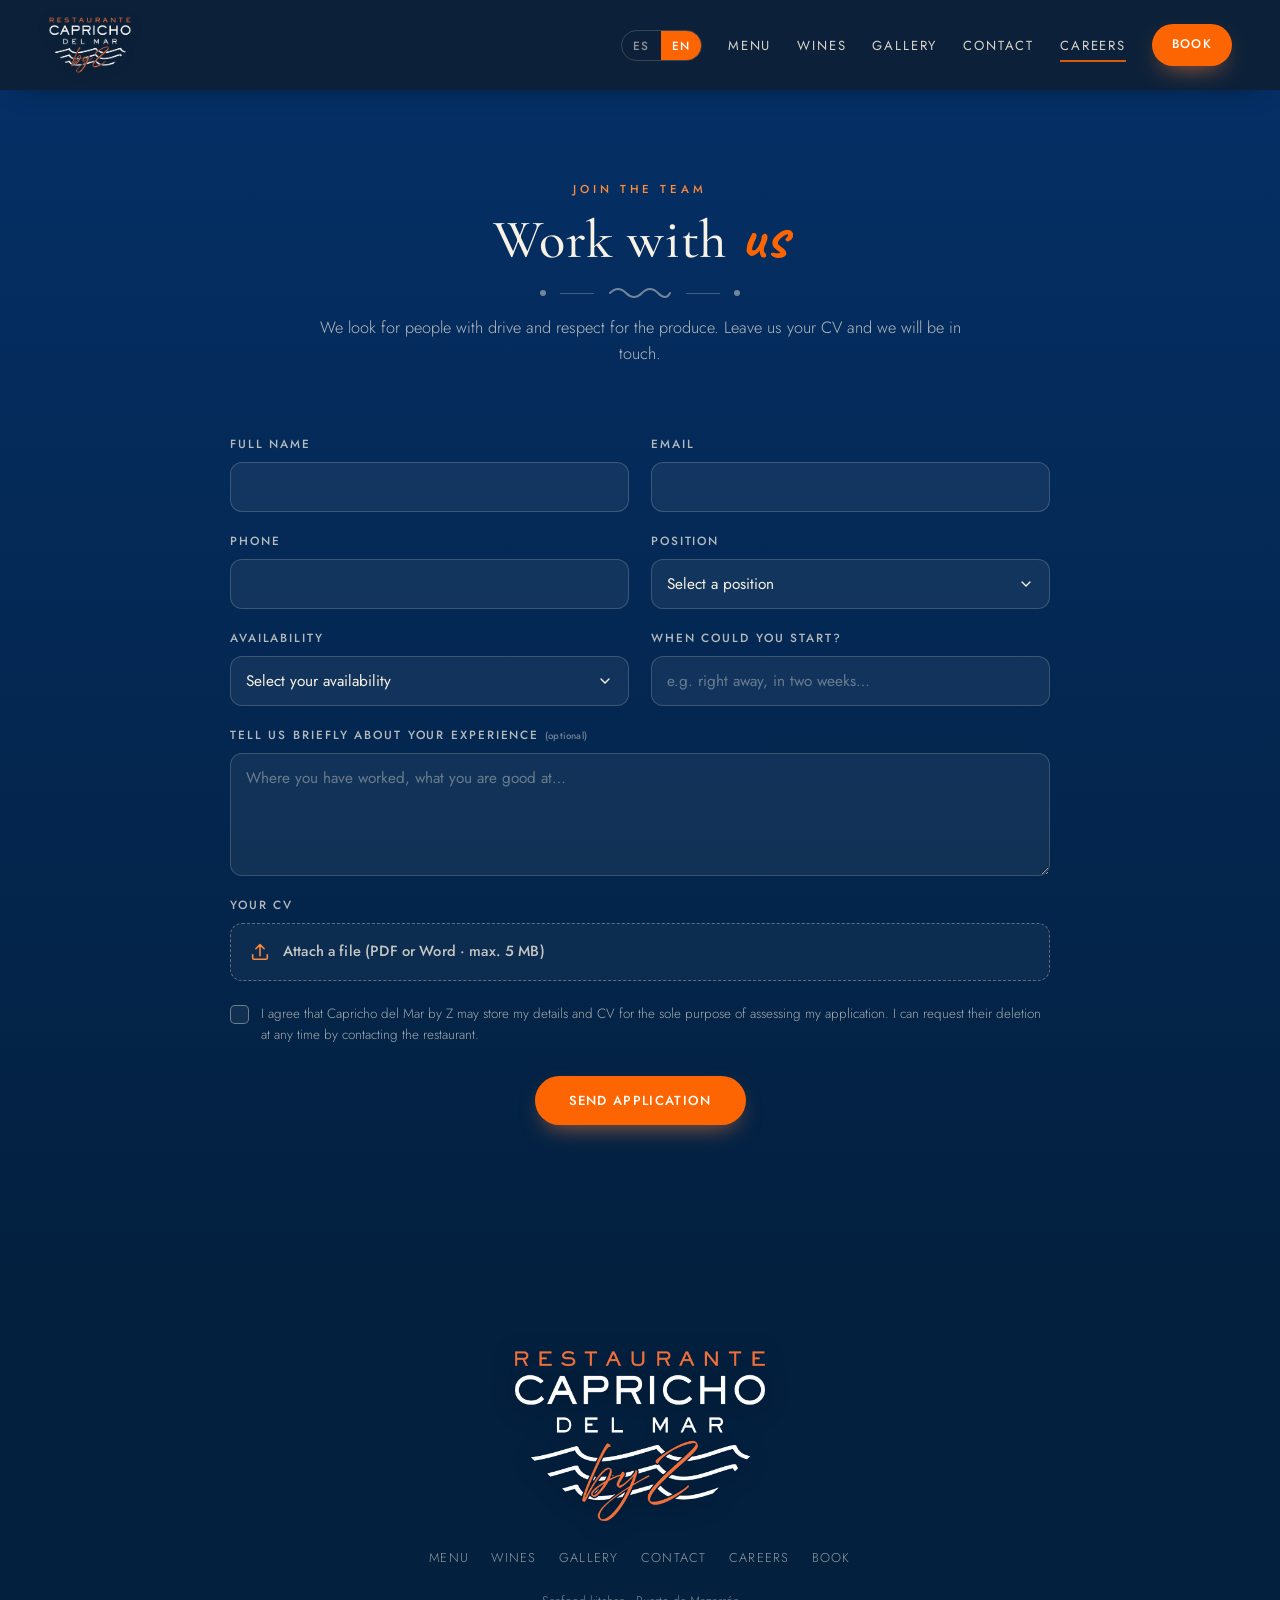
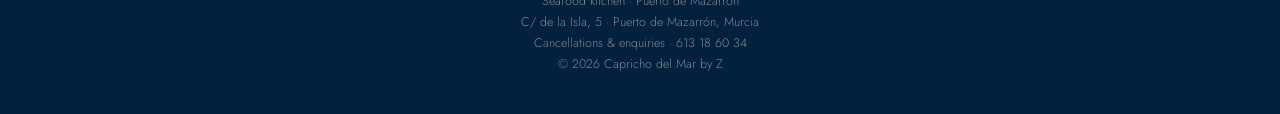
<file: empleo.html>
<!DOCTYPE html>
<html lang="es">
<head>
<meta charset="UTF-8">
<meta name="viewport" content="width=device-width, initial-scale=1.0">
<title>Trabaja con nosotros · Capricho del Mar by Z</title>
<meta name="description" content="Únete al equipo de Capricho del Mar by Z, Puerto de Mazarrón. Envíanos tu CV y valoraremos tu candidatura.">
<link rel="icon" href="assets/favicon.png?v=2" type="image/png">
<link rel="icon" href="favicon.ico?v=2" sizes="any">
<link rel="apple-touch-icon" href="assets/apple-touch-icon.png?v=2">
<meta name="theme-color" content="#053068">
<link rel="preconnect" href="https://fonts.googleapis.com">
<link rel="preconnect" href="https://fonts.gstatic.com" crossorigin>
<link href="https://fonts.googleapis.com/css2?family=Caveat:wght@600;700&family=Cormorant+Garamond:ital,wght@0,400;0,500;0,600;0,700&family=Jost:wght@300;400;500&display=swap" rel="stylesheet">
<link rel="stylesheet" href="assets/styles.css">
</head>
<body class="page-empleo">

<header class="site-header">
  <a href="index.html#inicio" class="brand-mini" aria-label="Capricho del Mar by Z — inicio">
    <img src="assets/logo-light.png" alt="Capricho del Mar by Z">
  </a>

  <nav class="nav" aria-label="Principal">
    <div class="lang-switch" role="group" aria-label="Idioma / Language">
      <button data-lang="es" aria-label="Español">ES</button>
      <button data-lang="en" aria-label="English">EN</button>
    </div>
    <div class="nav-links">
      <a href="index.html#carta" data-i18n="nav.carta">Carta</a>
      <a href="index.html#vinos" data-i18n="nav.vinos">Vinos</a>
      <a href="index.html#galeria" data-i18n="nav.galeria">Galería</a>
      <a href="index.html#contacto" data-i18n="nav.contacto">Contacto</a>
      <a href="#empleo" class="nav-empleo" data-i18n="nav.empleo">Trabaja con nosotros</a>
      <a href="reservas.html" class="btn-reserve" data-i18n="nav.reservar">Reservar</a>
    </div>
    <a href="reservas.html" class="btn-reserve header-cta-desktop" data-i18n="nav.reservar">Reservar
      <svg viewBox="0 0 24 24" fill="none" stroke="currentColor" stroke-width="2.2" stroke-linecap="round" stroke-linejoin="round"><path d="M5 12h14M13 6l6 6-6 6"/></svg>
    </a>
    <button class="nav-toggle" aria-label="Abrir menú">
      <svg viewBox="0 0 24 24" fill="none" stroke="currentColor" stroke-width="2" stroke-linecap="round"><path d="M4 7h16M4 12h16M4 17h16"/></svg>
    </button>
  </nav>
</header>
<div class="nav-scrim"></div>
<section class="section empleo" id="empleo">
  <div class="wrap">
    <div class="section-head">
      <span class="eyebrow" data-i18n="job.eyebrow">Únete al equipo</span>
      <h2><span data-i18n="job.title1">Trabaja con</span> <span class="script" data-i18n="job.title2">nosotros</span></h2>
      <div class="wave-rule"><span class="dot"></span><span class="ln"></span>
        <svg viewBox="0 0 64 12" fill="none" stroke="currentColor" stroke-width="2" stroke-linecap="round"><path d="M2 6 q8 -8 16 0 q8 8 16 0 q8 -8 16 0 q8 8 12 0"/></svg>
        <span class="ln"></span><span class="dot"></span></div>
      <p data-i18n="job.sub">Buscamos gente con ganas y respeto por el producto. Déjanos tu CV y te escribimos.</p>
    </div>

    <form class="job-form" id="job-form" novalidate>
      <div class="jf-grid">
        <div class="jf-field">
          <label for="jf-nombre" data-i18n="job.name">Nombre y apellidos</label>
          <input type="text" id="jf-nombre" name="nombre" autocomplete="name" required>
        </div>
        <div class="jf-field">
          <label for="jf-email" data-i18n="job.email">Email</label>
          <input type="email" id="jf-email" name="email" autocomplete="email" required>
        </div>
        <div class="jf-field">
          <label for="jf-tel" data-i18n="job.phone">Teléfono</label>
          <input type="tel" id="jf-tel" name="telefono" autocomplete="tel" required>
        </div>
        <div class="jf-field">
          <label for="jf-puesto" data-i18n="job.role">Puesto</label>
          <select id="jf-puesto" name="puesto" required>
            <option value="" data-i18n="job.role.ph">Selecciona un puesto</option>
            <option value="manager" data-i18n="job.role.manager">Manager</option>
            <option value="camarero" data-i18n="job.role.camarero">Camarero/a</option>
            <option value="cocina" data-i18n="job.role.cocina">Cocinero/a</option>
          </select>
        </div>
        <div class="jf-field">
          <label for="jf-disp" data-i18n="job.avail">Disponibilidad</label>
          <select id="jf-disp" name="disponibilidad" required>
            <option value="" data-i18n="job.avail.ph">Selecciona tu disponibilidad</option>
            <option value="completa" data-i18n="job.avail.full">Jornada completa</option>
            <option value="parcial" data-i18n="job.avail.part">Media jornada</option>
            <option value="finde" data-i18n="job.avail.week">Solo fines de semana</option>
            <option value="temporada" data-i18n="job.avail.season">Temporada de verano</option>
            <option value="flexible" data-i18n="job.avail.flex">Flexible</option>
          </select>
        </div>
        <div class="jf-field">
          <label for="jf-inicio" data-i18n="job.start">¿Cuándo podrías empezar?</label>
          <input type="text" id="jf-inicio" name="inicio" data-i18n-ph="job.start.ph" placeholder="Ej.: de inmediato, en 15 días…">
        </div>
      </div>

      <div class="jf-field jf-full">
        <label for="jf-msg"><span data-i18n="job.msg">Cuéntanos brevemente tu experiencia</span> <span class="jf-opt" data-i18n="job.optional">(opcional)</span></label>
        <textarea id="jf-msg" name="mensaje" rows="4" data-i18n-ph="job.msg.ph" placeholder="Dónde has trabajado, qué se te da bien…"></textarea>
      </div>

      <div class="jf-field jf-full">
        <label data-i18n="job.cv">Tu CV</label>
        <label class="jf-file" for="jf-cv">
          <svg viewBox="0 0 24 24" fill="none" stroke="currentColor" stroke-width="1.7" stroke-linecap="round" stroke-linejoin="round"><path d="M12 16V4m0 0L7.5 8.5M12 4l4.5 4.5"/><path d="M4 15v3.5A1.5 1.5 0 0 0 5.5 20h13a1.5 1.5 0 0 0 1.5-1.5V15"/></svg>
          <span class="jf-file-txt" data-i18n="job.cv.ph">Adjuntar archivo (PDF o Word · máx. 5 MB)</span>
        </label>
        <input type="file" id="jf-cv" name="cv" accept=".pdf,.doc,.docx,.jpg,.jpeg,.png,application/pdf" hidden>
      </div>

      <label class="jf-check">
        <input type="checkbox" id="jf-rgpd" required>
        <span data-i18n="job.rgpd">Acepto que Capricho del Mar by Z guarde mis datos y mi CV con el único fin de valorar mi candidatura. Puedo pedir su borrado en cualquier momento escribiendo al restaurante.</span>
      </label>

      <div class="jf-actions">
        <button type="submit" class="btn-reserve jf-submit" data-i18n="job.send">Enviar candidatura</button>
        <p class="jf-status" id="jf-status" role="status" aria-live="polite"></p>
      </div>
    </form>
  </div>
</section>

<footer class="site-footer">
  <img class="f-logo" src="assets/logo-light.png" alt="Capricho del Mar by Z">
  <div class="f-links">
    <a href="index.html#carta" data-i18n="nav.carta">Carta</a>
    <a href="index.html#vinos" data-i18n="nav.vinos">Vinos</a>
    <a href="index.html#galeria" data-i18n="nav.galeria">Galería</a>
    <a href="index.html#contacto" data-i18n="nav.contacto">Contacto</a>
    <a href="#empleo" data-i18n="nav.empleo">Trabaja con nosotros</a>
    <a href="reservas.html" data-i18n="nav.reservar">Reservar</a>
  </div>
  <div class="f-meta">
    <span data-i18n="footer.tag">Cocina de mar · Puerto de Mazarrón</span><br>
    C/ de la Isla, 5 · Puerto de Mazarrón, Murcia<br>
    <span data-i18n="footer.phone">Cancelaciones y consultas</span> · <a href="tel:+34613186034">613 18 60 34</a><br>
    © <span id="year"></span> Capricho del Mar by Z
  </div>
</footer>

<script src="assets/app.js"></script>
<script>document.getElementById("year").textContent=new Date().getFullYear();</script>
</body>
</html>
</file>
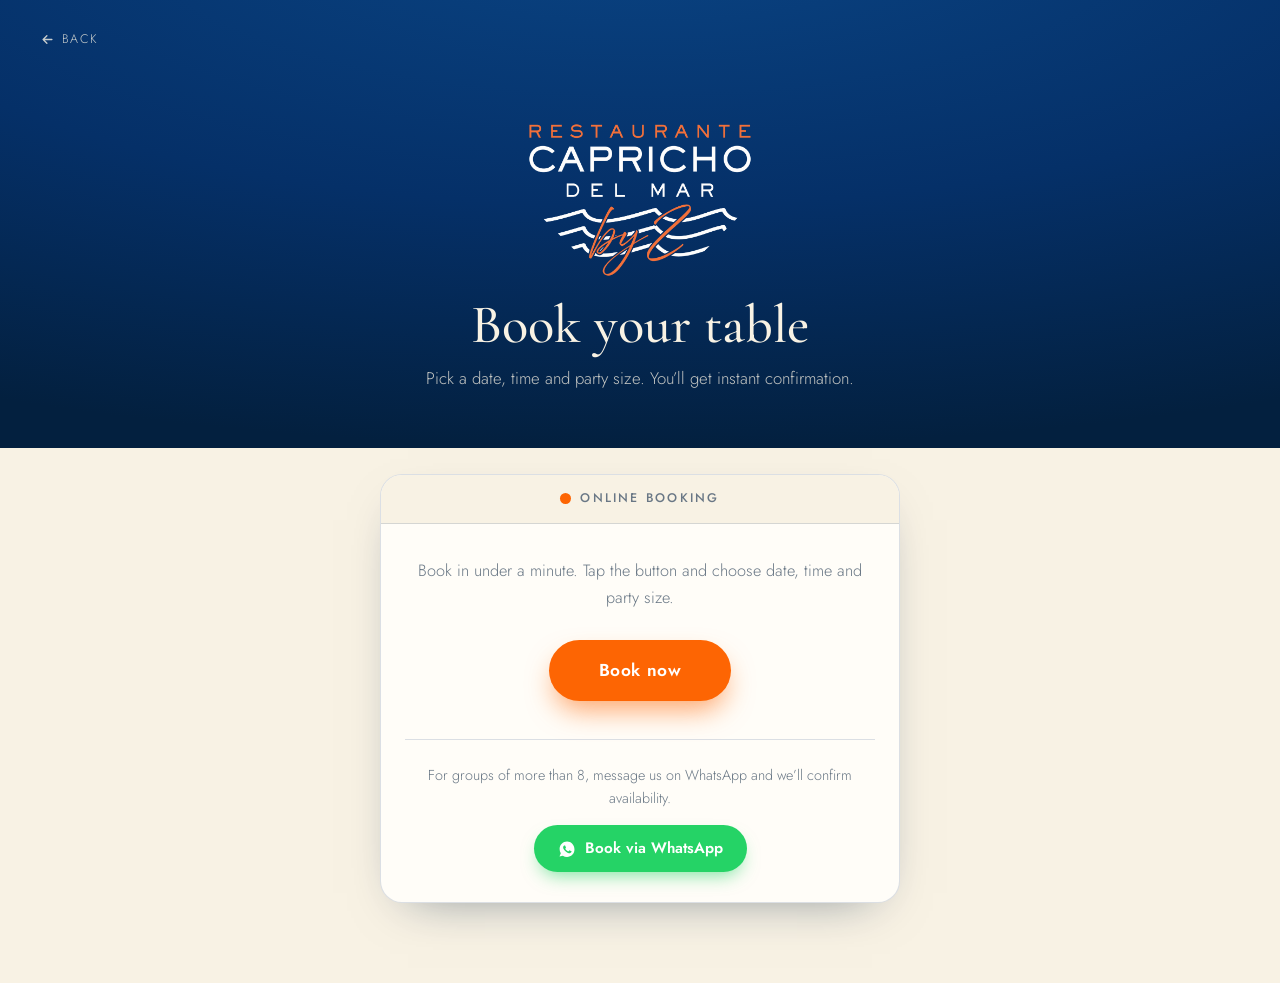
<file: reservas.html>
<!DOCTYPE html>
<html lang="es">
<head>
<meta charset="UTF-8">
<meta name="viewport" content="width=device-width, initial-scale=1.0">
<title>Reservas · Capricho del Mar by Z</title>
<meta name="description" content="Reserva tu mesa en Capricho del Mar by Z, Puerto de Mazarrón. Reserva online en menos de un minuto.">
<link rel="icon" href="assets/favicon.png?v=2" type="image/png">
<link rel="icon" href="favicon.ico?v=2" sizes="any">
<link rel="apple-touch-icon" href="assets/apple-touch-icon.png?v=2">
<meta name="theme-color" content="#053068">
<link rel="preconnect" href="https://fonts.googleapis.com">
<link rel="preconnect" href="https://fonts.gstatic.com" crossorigin>
<link href="https://fonts.googleapis.com/css2?family=Caveat:wght@600;700&family=Cormorant+Garamond:ital,wght@0,400;0,500;0,600;0,700&family=Jost:wght@300;400;500&display=swap" rel="stylesheet">
<link rel="stylesheet" href="assets/styles.css">
</head>
<body>
<div class="res-page">

  <header class="res-hero">
    <a href="index.html" class="back">
      <svg viewBox="0 0 24 24" fill="none" stroke="currentColor" stroke-width="2.2" stroke-linecap="round" stroke-linejoin="round"><path d="M19 12H5M11 18l-6-6 6-6"/></svg>
      <span data-i18n="res.back">Volver</span>
    </a>

    <img class="rl" src="assets/logo-light.png" alt="Capricho del Mar by Z">
    <h1 data-i18n="res.title">Reserva tu mesa</h1>
    <p data-i18n="res.sub">Elige día, hora y comensales. Recibirás tu confirmación al instante.</p>
  </header>

  <main class="res-cta">
    <div class="res-cta-card">
      <div class="rw-bar"><span class="d"></span><span data-i18n="res.widgetbar">Reserva online</span></div>
      <p class="res-cta-text" data-i18n="res.ctatext">Reserva en menos de un minuto. Pulsa el botón y elige día, hora y comensales.</p>
      <a id="revo-open" class="res-cta-btn"
         data-base="https://revoflow.works/widget/booking/index?widget_token=kkyu76bGc3IAKYAqAJrn0cADlG68R0NBH0x1WvWuJiZcar9dAg5Ez9VxDbhtMArGzxVbNYJ3UBCXsB05"
         href="https://revoflow.works/widget/booking/index?widget_token=kkyu76bGc3IAKYAqAJrn0cADlG68R0NBH0x1WvWuJiZcar9dAg5Ez9VxDbhtMArGzxVbNYJ3UBCXsB05&lang=es"
         target="_blank" rel="noopener" data-i18n="res.ctabtn">Reservar ahora</a>
      <div class="res-cta-groups">
        <p data-i18n="res.groups">Para grupos de más de 8 personas, escríbenos por WhatsApp y te confirmamos la disponibilidad.</p>
        <a id="wa-groups" class="wa-btn" href="https://wa.me/message/JJBHNYTVDIKPC1" target="_blank" rel="noopener">
          <svg viewBox="0 0 24 24" width="18" height="18" fill="currentColor" aria-hidden="true"><path d="M12.04 2C6.58 2 2.13 6.45 2.13 11.91c0 2.1.55 4.06 1.6 5.82L2 22l4.41-1.15a9.9 9.9 0 0 0 5.63 1.74h.01c5.46 0 9.91-4.45 9.91-9.91C21.96 6.45 17.5 2 12.04 2zm5.8 14.16c-.24.68-1.42 1.32-1.95 1.36-.5.04-.97.22-3.28-.68-2.77-1.09-4.5-3.96-4.64-4.14-.13-.18-1.1-1.46-1.1-2.79 0-1.33.7-1.98.94-2.25.25-.27.54-.34.72-.34.18 0 .36.01.52.01.17.01.39-.06.61.47.24.56.81 1.94.88 2.08.07.14.12.3.02.48-.09.18-.14.3-.27.46-.14.16-.29.36-.41.48-.14.14-.28.29-.12.56.16.27.71 1.17 1.53 1.9 1.05.94 1.94 1.23 2.21 1.37.27.14.43.12.59-.07.16-.18.68-.79.86-1.06.18-.27.36-.23.61-.14.25.09 1.6.75 1.87.89.27.14.45.2.52.32.07.11.07.66-.17 1.34z"/></svg>
          <span data-i18n="res.wabtn">Reservar por WhatsApp</span>
        </a>
      </div>
    </div>
  </main>

</div>

<script src="assets/app.js"></script>
</body>
</html>
</file>
<file: assets/styles.css>
/* =========================================================
   Capricho del Mar by Z — hoja de estilos
   Identidad: azul marino #15314f · coral #e0763a · crema #f8f2e4
   Tipos: Cormorant Garamond (display) · Caveat (script) · Jost (texto)
   ========================================================= */

:root{
  --navy:#053068;
  --navy-deep:#03203f;
  --navy-soft:#0a4585;
  --coral:#FD6503;
  --coral-soft:#ff8a3a;
  --coral-deep:#d65402;
  --cream:#f8f2e4;
  --paper:#fffdf8;
  --ink:#1a2733;
  --muted:#697785;
  --line:rgba(5,48,104,.14);
  --line-on-navy:rgba(248,242,228,.18);
  --shadow:0 18px 50px -28px rgba(3,32,63,.55);
  --maxw:1120px;
  --ease:cubic-bezier(.22,.61,.36,1);
}

*{box-sizing:border-box;margin:0;padding:0}
html{scroll-behavior:smooth;-webkit-text-size-adjust:100%}
@media (prefers-reduced-motion:reduce){html{scroll-behavior:auto}}

body{
  font-family:'Jost',system-ui,sans-serif;
  color:var(--ink);
  background:var(--cream);
  font-weight:300;
  line-height:1.6;
  -webkit-font-smoothing:antialiased;
  overflow-x:hidden;
}

img{max-width:100%;display:block}
a{color:inherit;text-decoration:none}

.wrap{width:100%;max-width:var(--maxw);margin:0 auto;padding:0 24px}

/* ---------- Tipografía utilitaria ---------- */
.script{font-family:'Caveat',cursive;font-weight:700}
.serif{font-family:'Cormorant Garamond',serif}
.eyebrow{
  font-family:'Jost',sans-serif;
  text-transform:uppercase;
  letter-spacing:.34em;
  font-size:.72rem;
  font-weight:500;
  color:var(--coral);
}

/* =========================================================
   HEADER / NAV
   ========================================================= */
.site-header{
  position:fixed;inset:0 0 auto 0;z-index:60;
  display:flex;align-items:center;justify-content:space-between;
  gap:18px;
  padding:16px clamp(18px,4vw,48px);
  background:rgba(13,33,56,.0);
  transition:background .4s var(--ease), padding .4s var(--ease), box-shadow .4s var(--ease);
}
.site-header.scrolled{
  background:rgba(13,33,56,.96);
  padding-top:11px;padding-bottom:11px;
  box-shadow:0 10px 30px -20px rgba(0,0,0,.6);
}
.brand-mini{display:flex;align-items:center;gap:11px;color:var(--cream)}
.brand-mini img{height:58px;width:auto;filter:drop-shadow(0 2px 6px rgba(0,0,0,.3))}
.brand-mini .bm-text{line-height:1}
.brand-mini .bm-name{font-family:'Cormorant Garamond',serif;font-size:1.18rem;font-weight:600;letter-spacing:.04em}
.brand-mini .bm-z{font-family:'Caveat',cursive;font-size:1.15rem;color:var(--coral-soft);margin-left:3px}

.nav{display:flex;align-items:center;gap:26px}
.nav-links{display:flex;align-items:center;gap:26px}
.nav-links a{
  color:var(--cream);
  font-size:.82rem;
  letter-spacing:.14em;
  text-transform:uppercase;
  font-weight:400;
  position:relative;
  padding:6px 0;
  opacity:.86;
  transition:opacity .25s;
}
.nav-links a::after{
  content:"";position:absolute;left:0;bottom:0;height:1.5px;width:0;
  background:var(--coral);transition:width .3s var(--ease);
}
.nav-links a:hover{opacity:1}
.nav-links a:hover::after,.nav-links a.active::after{width:100%}

.lang-switch{display:flex;align-items:center;border:1px solid var(--line-on-navy);border-radius:999px;overflow:hidden}
.lang-switch button{
  background:transparent;border:0;cursor:pointer;
  color:var(--cream);opacity:.55;
  font-family:'Jost',sans-serif;font-size:.74rem;font-weight:500;letter-spacing:.1em;
  padding:6px 11px;transition:.25s;
}
.lang-switch button.on{background:var(--coral);opacity:1;color:#fff}

.btn-reserve{
  display:inline-flex;align-items:center;gap:8px;
  background:var(--coral);color:#fff;
  font-weight:500;letter-spacing:.1em;text-transform:uppercase;font-size:.78rem;
  padding:11px 20px;border-radius:999px;
  box-shadow:0 10px 24px -10px rgba(224,118,58,.8);
  transition:transform .25s var(--ease), background .25s, box-shadow .25s;
}
.btn-reserve:hover{background:var(--coral-deep);transform:translateY(-2px);box-shadow:0 16px 30px -12px rgba(224,118,58,.9)}
.btn-reserve svg{width:15px;height:15px}

/* Botón hamburguesa móvil */
.nav-toggle{display:none;background:none;border:0;cursor:pointer;width:34px;height:34px;color:var(--cream)}
.nav-toggle svg{width:28px;height:28px}

/* =========================================================
   HERO
   ========================================================= */
.hero{
  position:relative;min-height:100svh;
  display:flex;flex-direction:column;align-items:center;justify-content:center;
  text-align:center;color:var(--cream);
  padding:120px 24px 140px;
  background:
    radial-gradient(120% 90% at 50% -10%, var(--navy-soft) 0%, var(--navy) 42%, var(--navy-deep) 100%);
  overflow:hidden;
}
.hero::before{ /* textura de olas sutil */
  content:"";position:absolute;inset:0;opacity:.5;pointer-events:none;
  background-image:
    repeating-linear-gradient(115deg, transparent 0 38px, rgba(255,255,255,.018) 38px 39px);
}
.hero-logo{width:clamp(280px,46vw,460px);height:auto;margin-bottom:26px;
  filter:drop-shadow(0 8px 22px rgba(0,0,0,.4));animation:floatIn 1.1s var(--ease) both}
.hero h1{
  font-family:'Cormorant Garamond',serif;font-weight:500;
  font-size:clamp(2.9rem,8vw,5.6rem);line-height:.98;letter-spacing:.01em;
  animation:floatIn 1.1s .08s var(--ease) both;
}
.hero h1 .z{font-family:'Caveat',cursive;color:var(--coral-soft);font-weight:700;display:inline-block;margin-left:.12em}
.hero-tag{
  margin-top:18px;font-size:clamp(1rem,2.4vw,1.25rem);font-weight:300;letter-spacing:.02em;
  color:rgba(248,242,228,.82);max-width:30ch;animation:floatIn 1.1s .16s var(--ease) both;
}
.hero-meta{
  margin-top:30px;display:flex;gap:18px;flex-wrap:wrap;justify-content:center;align-items:center;
  font-size:.78rem;letter-spacing:.22em;text-transform:uppercase;color:rgba(248,242,228,.62);
  animation:floatIn 1.1s .24s var(--ease) both;
}
.hero-meta .dot{width:5px;height:5px;border-radius:50%;background:var(--coral)}
.hero-meta a{
  color:inherit;text-decoration:none;position:relative;padding-bottom:4px;
  transition:color .25s var(--ease);
}
.hero-meta a::after{
  content:"";position:absolute;left:0;right:0;bottom:0;height:1px;
  background:var(--coral-soft);transform:scaleX(0);transform-origin:left;
  transition:transform .3s var(--ease);
}
.hero-meta a:hover,.hero-meta a:focus-visible{color:var(--cream)}
.hero-meta a:hover::after,.hero-meta a:focus-visible::after{transform:scaleX(1)}
@media (hover:none){ .hero-meta a::after{transform:scaleX(1);opacity:.45} }
.hero-cta{margin-top:40px;animation:floatIn 1.1s .32s var(--ease) both}
.hero-cta .btn-reserve{font-size:.84rem;padding:15px 30px}

@keyframes floatIn{from{opacity:0;transform:translateY(22px)}to{opacity:1;transform:none}}

/* Ola decorativa inferior del hero */
.hero-wave{position:absolute;left:0;right:0;bottom:-1px;width:100%;line-height:0;color:var(--cream)}
.hero-wave svg{width:100%;height:auto;display:block}

.scroll-hint{
  margin-top:36px;
  display:inline-flex;flex-direction:column;align-items:center;gap:8px;
  font-size:.66rem;letter-spacing:.3em;text-transform:uppercase;color:rgba(248,242,228,.5);
  animation:floatIn 1.1s .5s var(--ease) both;
}
.scroll-hint .line{width:1px;height:30px;background:linear-gradient(var(--coral-soft),transparent);animation:pulse 2.4s ease-in-out infinite}
@keyframes pulse{0%,100%{opacity:.3;transform:scaleY(.7)}50%{opacity:1;transform:scaleY(1)}}

/* =========================================================
   SECCIONES GENÉRICAS
   ========================================================= */
.section{padding:clamp(72px,11vw,128px) 0;position:relative}
.section.alt{background:var(--paper)}
.section-head{text-align:center;max-width:660px;margin:0 auto clamp(44px,6vw,68px)}
.section-head .eyebrow{display:block;margin-bottom:14px}
.section-head h2{
  font-family:'Cormorant Garamond',serif;font-weight:500;color:var(--navy);
  font-size:clamp(2.2rem,5.4vw,3.4rem);line-height:1.04;letter-spacing:.01em;
}
.section-head h2 .script{font-family:'Caveat',cursive;color:var(--coral);font-weight:700;font-size:1.18em;line-height:.7}
.section-head p{margin-top:16px;color:var(--muted);font-size:1.02rem}

/* Separador de ola */
.wave-rule{display:flex;align-items:center;justify-content:center;gap:14px;margin:18px auto 0;color:var(--coral);max-width:200px}
.wave-rule svg{width:64px;height:auto}
.wave-rule .dot{width:6px;height:6px;border-radius:50%;background:currentColor;flex:none}
.wave-rule .ln{height:1px;flex:1;background:linear-gradient(90deg,transparent,var(--line),transparent)}

/* =========================================================
   CARTA / VINOS  (menú)
   ========================================================= */
.menu-grid{display:grid;grid-template-columns:repeat(2,1fr);gap:clamp(34px,5vw,64px)}
.menu-col{display:flex;flex-direction:column;gap:clamp(34px,4vw,50px)}

.menu-block{}
.menu-block-title{
  display:flex;align-items:baseline;gap:12px;margin-bottom:20px;
}
.menu-block-title .mt{
  font-family:'Caveat',cursive;font-weight:700;color:var(--coral);
  font-size:2rem;line-height:.9;
}
.menu-block-title .ml{flex:1;height:1px;background:var(--line);transform:translateY(-4px)}
.menu-block-note{
  font-size:.82rem;color:var(--muted);font-style:italic;margin:-10px 0 16px;letter-spacing:.01em;
}

.dish{display:flex;align-items:baseline;gap:10px;padding:9px 0;border-bottom:1px dotted rgba(5,48,104,.16)}
.dish:last-child{border-bottom:0}
.dish-main{flex:1;min-width:0}
.dish-name{font-family:'Cormorant Garamond',serif;font-size:1.24rem;font-weight:600;color:var(--navy);letter-spacing:.01em;line-height:1.2}
.dish-desc{font-size:.84rem;color:var(--muted);margin-top:2px;line-height:1.4}
.dish-lead{flex:1;border-bottom:1px dotted transparent} /* (no usado, reservado) */
.dish-price{
  font-family:'Jost',sans-serif;font-weight:500;color:var(--ink);font-size:1.02rem;
  white-space:nowrap;flex:none;text-align:right;
}
.dish-price .sm{font-size:.72rem;letter-spacing:.16em;color:var(--coral-deep);font-weight:500;text-transform:uppercase}
.dish-price .copa{display:block;font-size:.74rem;color:var(--coral-deep);font-weight:400;margin-top:1px}

/* Miniatura de botella (vinos) */
.dish.has-thumb{gap:12px}
.wine-thumb{
  width:88px;height:auto;flex:none;align-self:center;
  filter:drop-shadow(0 7px 12px rgba(0,0,0,.4));
}
@media (max-width:760px){ .wine-thumb{width:66px} }

.menu-foot{
  margin-top:clamp(40px,5vw,60px);text-align:center;
  border-top:1px solid var(--line);padding-top:26px;
}
.menu-foot .pan{font-family:'Cormorant Garamond',serif;font-size:1.1rem;color:var(--navy);font-weight:600}
.menu-foot .legend{font-size:.8rem;color:var(--muted);margin-top:6px;letter-spacing:.04em}
.menu-foot .credits{font-size:.78rem;color:var(--muted);margin-top:14px;max-width:62ch;margin-inline:auto;font-style:italic;opacity:.85}

/* Vinos: variante azul para contraste */
#vinos{background:var(--navy);color:var(--cream)}
#vinos .section-head h2{color:var(--cream)}
#vinos .section-head h2 .script{color:var(--coral-soft)}
#vinos .section-head p{color:rgba(248,242,228,.7)}
#vinos .menu-block-title .mt{color:var(--coral-soft)}
#vinos .menu-block-title .ml{background:var(--line-on-navy)}
#vinos .dish{border-bottom-color:rgba(248,242,228,.14)}
#vinos .dish-name{color:var(--cream)}
#vinos .dish-desc{color:rgba(248,242,228,.6)}
#vinos .dish-price{color:var(--cream)}
#vinos .dish-price .copa,#vinos .dish-price .sm{color:var(--coral-soft)}
#vinos .menu-foot{border-top-color:var(--line-on-navy)}
#vinos .menu-foot .legend,#vinos .menu-foot .credits{color:rgba(248,242,228,.6)}
#vinos .wave-rule .ln{background:linear-gradient(90deg,transparent,var(--line-on-navy),transparent)}

/* =========================================================
   RESERVA (banda destacada en home)
   ========================================================= */
.reserve-band{
  position:relative;text-align:center;color:var(--cream);
  padding:clamp(72px,10vw,110px) 24px;overflow:hidden;
  background:
    linear-gradient(110deg, var(--coral-deep), var(--coral) 55%, var(--coral-soft));
}
.reserve-band::after{
  content:"";position:absolute;inset:0;opacity:.16;pointer-events:none;
  background-image:repeating-linear-gradient(125deg,transparent 0 30px,rgba(0,0,0,.12) 30px 31px);
}
.reserve-band .inner{position:relative;z-index:2;max-width:640px;margin:0 auto}
.reserve-band .eyebrow{color:rgba(255,255,255,.85)}
.reserve-band h2{font-family:'Cormorant Garamond',serif;font-weight:500;font-size:clamp(2rem,5vw,3.1rem);line-height:1.05;margin:12px 0 10px}
.reserve-band p{color:rgba(255,253,248,.92);font-size:1.05rem;margin-bottom:30px}
.reserve-band .btn-on-coral{
  display:inline-flex;align-items:center;gap:9px;background:var(--navy);color:var(--cream);
  font-weight:500;letter-spacing:.1em;text-transform:uppercase;font-size:.82rem;
  padding:15px 32px;border-radius:999px;transition:transform .25s var(--ease),background .25s;
  box-shadow:0 16px 34px -16px rgba(13,33,56,.7);
}
.reserve-band .btn-on-coral:hover{background:var(--navy-deep);transform:translateY(-2px)}
.reserve-band .btn-on-coral svg{width:16px;height:16px}

/* =========================================================
   GALERÍA
   ========================================================= */
.gallery-grid{display:grid;grid-template-columns:repeat(3,1fr);gap:14px}
.gallery-item{position:relative;aspect-ratio:4/3;border-radius:14px;overflow:hidden;border:1px solid var(--line);background:linear-gradient(135deg,var(--navy),var(--navy-soft))}
.gallery-item img{width:100%;height:100%;object-fit:cover;display:block}
.gallery-item.is-empty{display:grid;place-items:center}
.gallery-item .ph{display:flex;flex-direction:column;align-items:center;gap:10px;color:rgba(248,242,228,.55)}
.gallery-item .ph svg{width:46px;height:auto;color:var(--coral-soft)}
.gallery-item .ph span{font-size:.66rem;letter-spacing:.26em;text-transform:uppercase}

/* =========================================================
   CONTACTO
   ========================================================= */
.contact-grid{display:grid;grid-template-columns:1fr 1fr;gap:clamp(28px,4vw,52px);align-items:stretch}
.contact-info{display:flex;flex-direction:column;justify-content:center;gap:26px}
.cinfo-row{display:flex;gap:16px;align-items:flex-start}
.cinfo-ic{flex:none;width:44px;height:44px;border-radius:50%;display:grid;place-items:center;background:var(--navy);color:var(--coral-soft)}
.cinfo-ic svg{width:20px;height:20px}
.cinfo-row h3{font-family:'Jost',sans-serif;text-transform:uppercase;letter-spacing:.18em;font-size:.74rem;color:var(--muted);font-weight:500;margin-bottom:4px}
.cinfo-row p{font-family:'Cormorant Garamond',serif;font-size:1.28rem;color:var(--navy);font-weight:600;line-height:1.3}
.cinfo-row p a:hover{color:var(--coral-deep)}
.cinfo-row .sub{font-family:'Jost',sans-serif;font-size:.9rem;font-weight:300;color:var(--muted);margin-top:2px}
.map-card{border-radius:18px;overflow:hidden;box-shadow:var(--shadow);min-height:380px;background:#dfe6ea;border:1px solid var(--line)}
.map-card iframe{width:100%;height:100%;min-height:380px;border:0;display:block}

/* =========================================================
   FOOTER
   ========================================================= */
.site-footer{background:var(--navy-deep);color:rgba(248,242,228,.78);padding:60px 24px 38px;text-align:center}
.site-footer .f-logo{width:min(260px,68vw);height:auto;margin:0 auto 18px;filter:drop-shadow(0 4px 12px rgba(0,0,0,.4))}
.site-footer .f-name{font-family:'Cormorant Garamond',serif;font-size:1.5rem;color:var(--cream);font-weight:600}
.site-footer .f-name .z{font-family:'Caveat',cursive;color:var(--coral-soft);margin-left:4px}
.site-footer .f-links{display:flex;gap:22px;justify-content:center;flex-wrap:wrap;margin:22px 0;font-size:.8rem;letter-spacing:.1em;text-transform:uppercase}
.site-footer .f-links a{opacity:.75;transition:opacity .25s}
.site-footer .f-links a:hover{opacity:1;color:var(--coral-soft)}
.site-footer .f-meta{font-size:.78rem;color:rgba(248,242,228,.5);line-height:1.7;margin-top:10px}
.site-footer .f-meta a:hover{color:var(--coral-soft)}

/* =========================================================
   PÁGINA DE RESERVAS
   ========================================================= */
.res-page{min-height:100svh;display:flex;flex-direction:column;background:var(--cream)}
.res-hero{
  background:radial-gradient(120% 120% at 50% -20%,var(--navy-soft),var(--navy) 55%,var(--navy-deep));
  color:var(--cream);text-align:center;padding:120px 24px 56px;position:relative;
}
.res-hero .back{
  position:absolute;left:clamp(18px,4vw,40px);top:30px;
  display:inline-flex;align-items:center;gap:7px;font-size:.78rem;letter-spacing:.12em;
  text-transform:uppercase;color:rgba(248,242,228,.8);transition:color .25s;
}
.res-hero .back:hover{color:var(--coral-soft)}
.res-hero .back svg{width:15px;height:15px}
.res-hero img.rl{width:min(230px,60vw);height:auto;margin:0 auto 18px}
.res-hero h1{font-family:'Cormorant Garamond',serif;font-weight:500;font-size:clamp(2.2rem,6vw,3.4rem);line-height:1.02}
.res-hero h1 .z{font-family:'Caveat',cursive;color:var(--coral-soft)}
.res-hero p{margin-top:12px;color:rgba(248,242,228,.78);font-size:1.05rem}
.res-langrow{margin-top:22px;display:flex;justify-content:center}

.res-widget-wrap{flex:1;display:flex;justify-content:center;padding:clamp(26px,5vw,56px) 18px 70px;margin-top:-30px}
.res-widget{
  width:100%;max-width:760px;background:var(--paper);
  border-radius:20px;box-shadow:var(--shadow);overflow:hidden;border:1px solid var(--line);
  display:flex;flex-direction:column;
}
.res-widget .rw-bar{
  display:flex;align-items:center;gap:9px;padding:14px 20px;border-bottom:1px solid var(--line);
  background:var(--cream);
}
.res-widget .rw-bar .d{width:11px;height:11px;border-radius:50%;background:var(--coral)}
.res-widget .rw-bar span{font-size:.78rem;letter-spacing:.18em;text-transform:uppercase;color:var(--muted);font-weight:500}
.res-widget iframe{width:100%;border:0;display:block;min-height:760px;background:var(--paper)}
.res-help{text-align:center;color:var(--muted);font-size:.9rem;margin-top:22px;line-height:1.6}
.res-help a{color:var(--coral-deep);font-weight:500}

/* Botón de reservas (panel CTA) */
.res-cta{flex:1;display:flex;justify-content:center;align-items:flex-start;padding:clamp(26px,5vw,56px) 18px 80px;margin-top:-30px}
.res-cta-card{
  width:100%;max-width:520px;background:var(--paper);
  border-radius:22px;box-shadow:var(--shadow);border:1px solid var(--line);
  overflow:hidden;text-align:center;
}
.res-cta-card .rw-bar{
  display:flex;align-items:center;justify-content:center;gap:9px;padding:14px 20px;
  border-bottom:1px solid var(--line);background:var(--cream);
}
.res-cta-card .rw-bar .d{width:11px;height:11px;border-radius:50%;background:var(--coral)}
.res-cta-card .rw-bar span{font-size:.78rem;letter-spacing:.18em;text-transform:uppercase;color:var(--muted);font-weight:500}
.res-cta-text{color:var(--muted);font-size:1.02rem;line-height:1.65;padding:34px 30px 4px}
.res-cta-btn{
  display:inline-block;margin:24px auto 38px;background:var(--coral);color:#fff;
  font-family:'Jost',sans-serif;font-weight:600;font-size:1.08rem;letter-spacing:.03em;
  padding:17px 50px;border-radius:44px;box-shadow:0 14px 28px -6px rgba(253,101,3,.6);
  transition:transform .2s var(--ease), box-shadow .2s var(--ease);
}
.res-cta-btn:hover{transform:translateY(-2px);box-shadow:0 18px 34px -6px rgba(253,101,3,.7)}
.res-cta-groups{border-top:1px solid var(--line);margin:0 24px;padding:24px 6px 30px;text-align:center}
.res-cta-groups p{color:var(--muted);font-size:.9rem;line-height:1.6;margin-bottom:15px}
.wa-btn{
  display:inline-flex;align-items:center;gap:9px;background:#25D366;color:#fff;
  font-family:'Jost',sans-serif;font-weight:600;font-size:.95rem;
  padding:11px 24px;border-radius:40px;box-shadow:0 9px 18px -6px rgba(37,211,102,.6);
  transition:transform .2s var(--ease), box-shadow .2s var(--ease);
}
.wa-btn:hover{transform:translateY(-2px);box-shadow:0 13px 22px -6px rgba(37,211,102,.75)}
.wa-btn svg{flex:none}

/* =========================================================
   RESPONSIVE
   ========================================================= */
@media (max-width:900px){
  .menu-grid{grid-template-columns:1fr;gap:0}
  .menu-col+.menu-col{margin-top:clamp(34px,6vw,50px)}
  .contact-grid{grid-template-columns:1fr}
  .map-card{min-height:320px;order:2}
}

@media (max-width:760px){
  .nav-links{
    position:fixed;top:0;right:0;bottom:auto;left:auto;width:min(80vw,320px);height:100dvh;z-index:58;
    flex-direction:column;align-items:flex-start;justify-content:center;gap:30px;
    background:var(--navy-deep);padding:40px;
    transform:translateX(100%);transition:transform .4s var(--ease);
    box-shadow:-20px 0 50px -20px rgba(0,0,0,.6);
  }
  body.nav-open .nav-links{transform:translateX(0)}
  .nav-links a{font-size:1rem}
  .nav-toggle{display:grid;place-items:center;z-index:70}
  .nav .lang-switch{order:-1}
  .header-cta-desktop{display:none}
  body.nav-open{overflow:hidden}
  .nav-scrim{position:fixed;top:0;left:0;right:0;bottom:auto;height:100dvh;background:rgba(0,0,0,.45);opacity:0;visibility:hidden;transition:.3s;z-index:55}
  body.nav-open .nav-scrim{opacity:1;visibility:visible}
}
@media (min-width:761px){
  .nav-scrim{display:none}
  .nav-links .btn-reserve{display:none} /* en escritorio usamos el CTA suelto del header */
}

/* Focus visible accesible */
a:focus-visible,button:focus-visible{outline:2px solid var(--coral);outline-offset:3px;border-radius:4px}

@media (max-width:700px){
  .gallery-grid{grid-template-columns:repeat(2,1fr);gap:10px}
}

.sr-only{position:absolute;width:1px;height:1px;padding:0;margin:-1px;overflow:hidden;clip:rect(0,0,0,0);white-space:nowrap;border:0}

/* ===== Alérgenos (estilo Opción 1) ===== */
.al-row{display:flex;gap:7px;flex-wrap:wrap;margin-top:9px}
.al-ic{width:27px;height:27px;border-radius:50%;background:var(--navy);color:#fff;display:flex;align-items:center;justify-content:center;flex:none}
.al-ic svg{width:16px;height:16px}
#vinos .al-ic{background:#fff;color:var(--navy)}   /* por si se usaran en vinos */
.al-block{max-width:var(--maxw);margin:8px auto 0;padding:30px 22px 0;border-top:1px solid var(--line)}
.al-title{font-family:'Jost',sans-serif;font-size:.72rem;letter-spacing:.28em;text-transform:uppercase;color:var(--coral-deep);font-weight:600;text-align:center;margin-bottom:18px}
.al-legend{display:flex;flex-wrap:wrap;gap:11px 20px;justify-content:center;max-width:780px;margin:0 auto}
.al-legend .lg{display:inline-flex;align-items:center;gap:7px;font-size:.82rem;color:var(--ink)}
.al-legend .lg .al-ic{width:24px;height:24px}
.al-legend .lg .al-ic svg{width:14px;height:14px}
.al-note{text-align:center;color:var(--muted);font-size:.76rem;line-height:1.6;max-width:680px;margin:22px auto 0}

/* ===== Banda de proveedores (marquee infinito) ===== */
.marcas{background:transparent;padding:30px 0 6px;overflow:hidden}
.marquee{overflow:hidden;width:100%}
.marquee-track{display:flex;width:max-content;animation:cdm-marquee 34s linear infinite}
.marquee:hover .marquee-track{animation-play-state:paused}
.marquee-group{flex:0 0 auto;min-width:100vw;display:flex;align-items:center;justify-content:space-around}
.marquee-group img{height:48px;width:auto;margin:0 22px;opacity:.95}
@keyframes cdm-marquee{from{transform:translateX(0)}to{transform:translateX(-50%)}}
@media (max-width:760px){ .marquee-group img{height:38px;margin:0 16px} }
@media (prefers-reduced-motion:reduce){ .marquee-track{animation:none} }

/* ===== Síguenos en redes (bajo el mapa) ===== */
.social-follow{display:flex;flex-direction:column;align-items:center;gap:14px;margin-top:46px;text-align:center}
.social-eyebrow{font-family:'Jost',sans-serif;font-size:.72rem;letter-spacing:.28em;text-transform:uppercase;color:var(--coral-deep);font-weight:600}
.social-ig{display:inline-flex;align-items:center;gap:11px;color:var(--ink);font-family:'Jost',sans-serif;font-size:1rem;font-weight:500;transition:transform .2s var(--ease)}
.social-ig:hover{transform:translateY(-2px)}
.social-ig img{width:34px;height:34px;border-radius:9px}

/* =========================================================
   TRABAJA CON NOSOTROS
   ========================================================= */
.empleo{
  background:linear-gradient(180deg,var(--navy) 0%,var(--navy-deep) 100%);
  color:var(--cream);
}
.empleo .eyebrow{color:var(--coral-soft)}
.empleo .section-head h2{color:var(--cream)}
.empleo .section-head p{color:rgba(248,242,228,.72)}
.empleo .wave-rule{color:rgba(248,242,228,.45)}
.empleo .wave-rule .ln{background:rgba(248,242,228,.25)}

.job-form{max-width:820px;margin:0 auto}
.jf-grid{display:grid;grid-template-columns:repeat(2,1fr);gap:20px 22px}
.jf-full{margin-top:20px}
.jf-field{display:flex;flex-direction:column;gap:8px;min-width:0}
.jf-field label{
  font-size:.74rem;letter-spacing:.16em;text-transform:uppercase;
  color:rgba(248,242,228,.72);font-weight:500;
}
.jf-opt{text-transform:none;letter-spacing:.02em;opacity:.6;font-size:.82em}

.jf-field input,.jf-field select,.jf-field textarea{
  width:100%;font-family:'Jost',sans-serif;font-size:.96rem;color:var(--cream);
  background:rgba(248,242,228,.06);
  border:1px solid var(--line-on-navy);border-radius:12px;
  padding:13px 15px;transition:border-color .25s,background .25s,box-shadow .25s;
}
.jf-field textarea{resize:vertical;min-height:104px;line-height:1.55}
.jf-field input::placeholder,.jf-field textarea::placeholder{color:rgba(248,242,228,.38)}
.jf-field input:focus,.jf-field select:focus,.jf-field textarea:focus{
  outline:none;border-color:var(--coral);background:rgba(248,242,228,.1);
  box-shadow:0 0 0 3px rgba(253,101,3,.18);
}
.jf-field select{
  appearance:none;cursor:pointer;padding-right:42px;
  background-image:url("data:image/svg+xml;charset=utf-8,%3Csvg xmlns='http://www.w3.org/2000/svg' viewBox='0 0 24 24' fill='none' stroke='%23f8f2e4' stroke-width='2' stroke-linecap='round'%3E%3Cpath d='M6 9l6 6 6-6'/%3E%3C/svg%3E");
  background-repeat:no-repeat;background-position:right 15px center;background-size:16px;
}
.jf-field select option{background:var(--navy-deep);color:var(--cream)}

/* Adjuntar CV */
.jf-file{
  display:flex;align-items:center;gap:12px;cursor:pointer;
  border:1px dashed rgba(248,242,228,.34);border-radius:12px;
  padding:16px 18px;background:rgba(248,242,228,.04);
  transition:border-color .25s,background .25s;
  text-transform:none!important;letter-spacing:.01em!important;font-size:.92rem!important;
  color:rgba(248,242,228,.78)!important;
}
.jf-file:hover{border-color:var(--coral);background:rgba(248,242,228,.08)}
.jf-file svg{width:22px;height:22px;color:var(--coral-soft);flex:none}
.jf-file.has-file{border-style:solid;border-color:var(--coral-soft);color:var(--cream)!important}
.jf-file-txt{overflow:hidden;text-overflow:ellipsis;white-space:nowrap}

/* Consentimiento */
.jf-check{
  display:flex;gap:12px;align-items:flex-start;margin-top:22px;cursor:pointer;
  font-size:.84rem;line-height:1.6;color:rgba(248,242,228,.66);
}
.jf-check input{
  appearance:none;flex:none;width:19px;height:19px;margin-top:2px;cursor:pointer;
  border:1px solid rgba(248,242,228,.4);border-radius:5px;background:rgba(248,242,228,.06);
  transition:.2s;
}
.jf-check input:checked{background:var(--coral);border-color:var(--coral)}
.jf-check input:checked::after{
  content:"";display:block;width:5px;height:10px;margin:1px auto 0;
  border:solid #fff;border-width:0 2px 2px 0;transform:rotate(45deg);
}

.jf-actions{display:flex;flex-direction:column;align-items:center;gap:16px;margin-top:30px}
.jf-submit{border:0;cursor:pointer;font-family:'Jost',sans-serif;padding:15px 34px;font-size:.82rem}
.jf-submit[disabled]{opacity:.55;cursor:wait;transform:none!important}
.jf-status{font-size:.9rem;text-align:center;line-height:1.6;min-height:1.2em}
.jf-status.ok{color:var(--coral-soft)}
.jf-status.err{color:#ff9e8a}

/* Campo inválido tras intentar enviar */
.job-form.tried :invalid{border-color:#ff9e8a}
.job-form.tried .jf-check input:invalid{border-color:#ff9e8a}

@media (max-width:700px){
  .jf-grid{grid-template-columns:1fr}
}

/* El enlace "Trabaja con nosotros" es largo: nunca debe partirse en dos líneas.
   Entre 761px y 1080px la barra se queda sin sitio, así que ahí se muestra sólo
   en el pie (en móvil sigue en el menú desplegable y en escritorio ancho, en la barra). */
@media (min-width:761px){
  .nav-links a{white-space:nowrap}          /* en la barra no debe partirse en dos líneas */
}
@media (min-width:761px) and (max-width:1080px){ .nav-empleo{display:none} }
@media (max-width:760px){
  .nav-links a{white-space:normal;line-height:1.35}   /* en el desplegable sí puede envolver */
  .nav-empleo{max-width:100%}
}
@media (max-width:520px){
  .jf-file-txt{white-space:normal;line-height:1.4}
  .jf-file{align-items:flex-start}
}

/* ===== Página propia de "Trabaja con nosotros" (empleo.html) ===== */
.page-empleo .site-header{
  background:rgba(13,33,56,.96);
  box-shadow:0 10px 30px -20px rgba(0,0,0,.6);
}
.page-empleo .empleo{
  padding-top:clamp(120px,15vw,180px);
  min-height:100vh;
}
</file>
